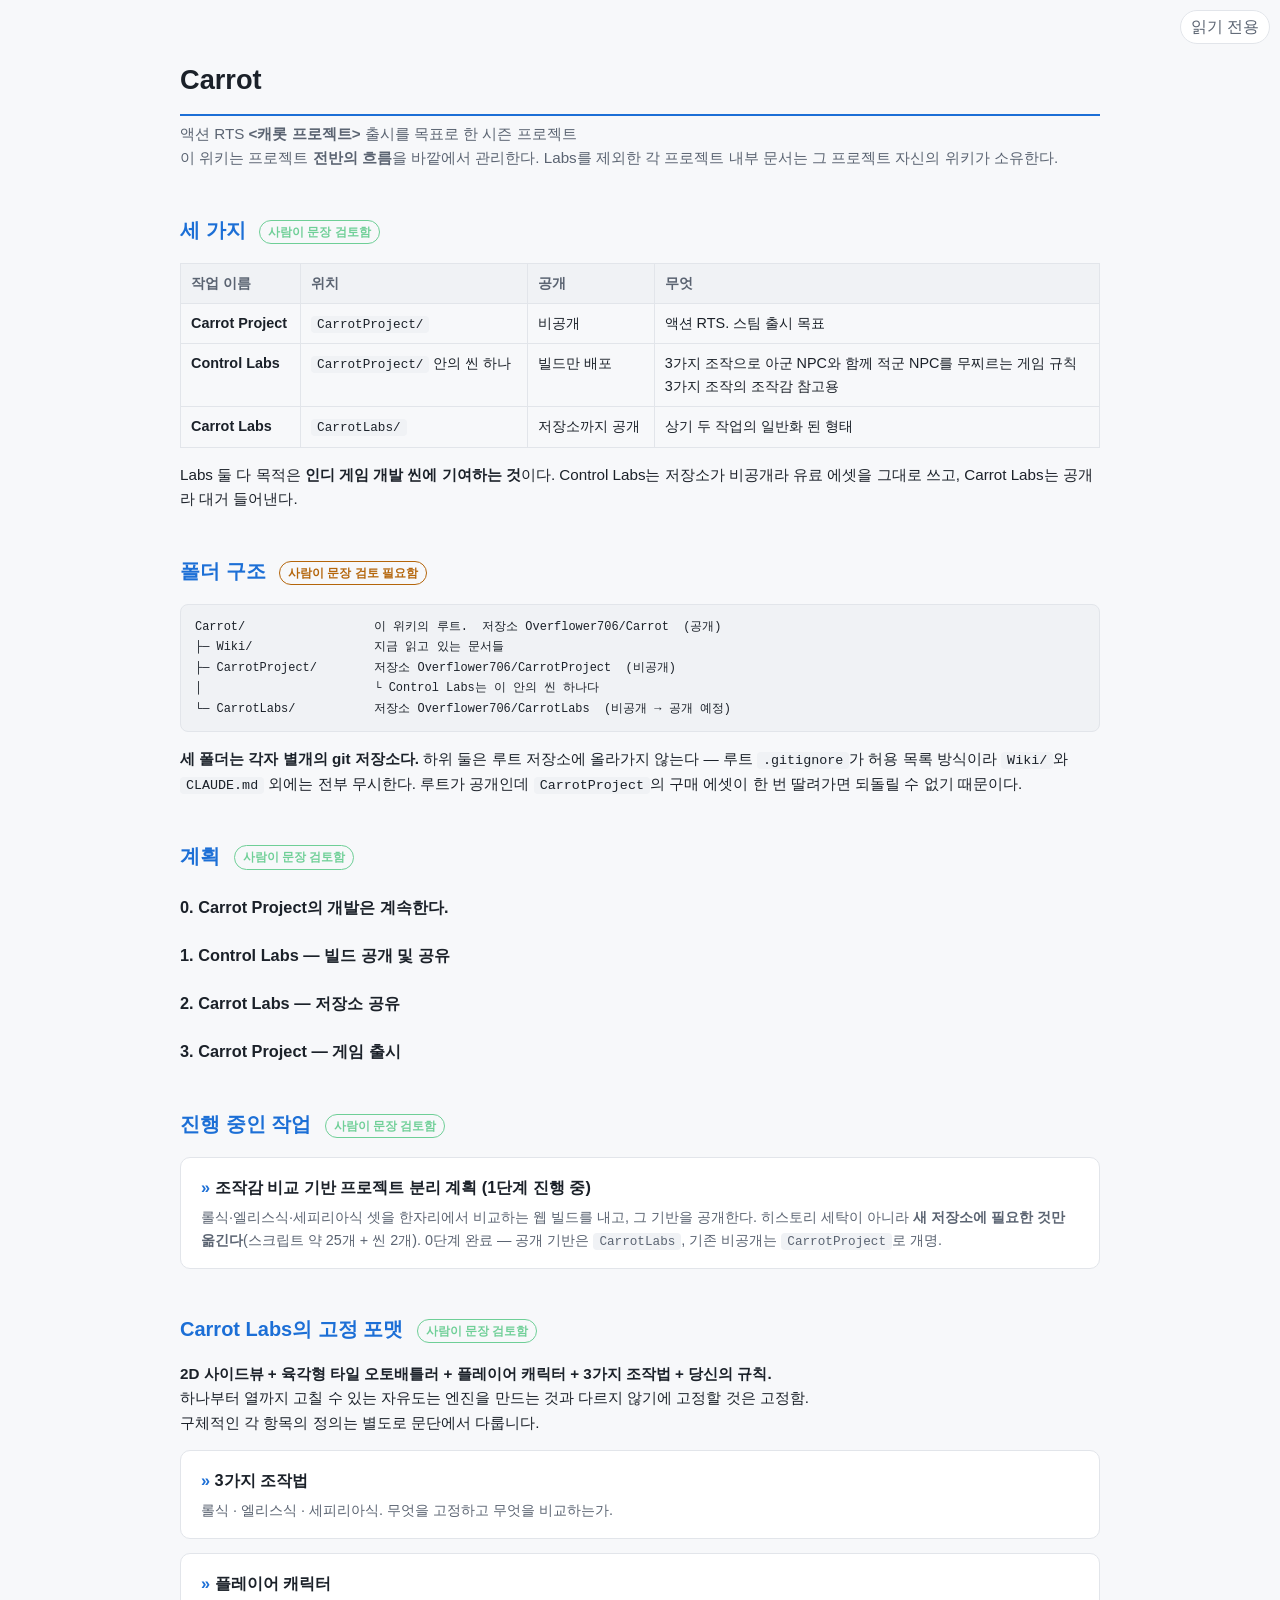
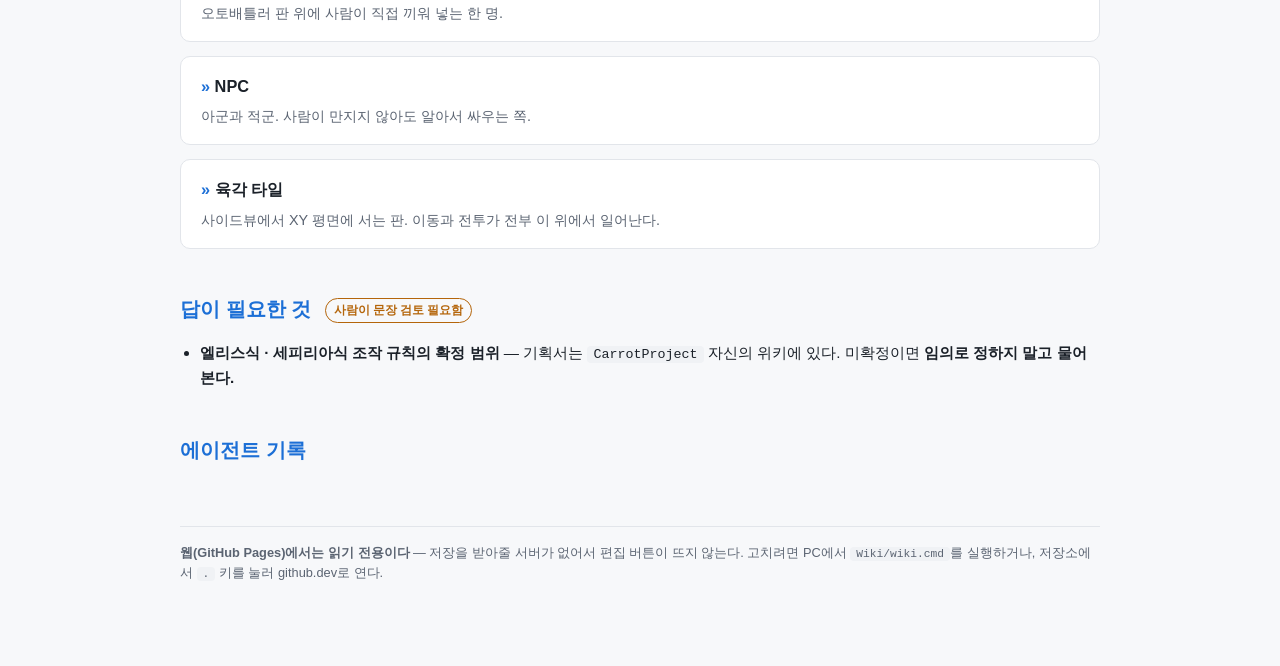
<file: Wiki/index.html>
<!DOCTYPE html>
<html lang="ko">
<head>
<meta charset="UTF-8">
<title>Carrot</title>
<link rel="stylesheet" href="wiki.css">
<script src="wiki-edit.js" defer></script>
</head>
<body>

<h1>Carrot</h1>
<div class="sub">액션 RTS <b>&lt;캐롯 프로젝트&gt;</b> 출시를 목표로 한 시즌 프로젝트<br>
이 위키는 프로젝트 <b>전반의 흐름</b>을 바깥에서 관리한다. Labs를 제외한 각 프로젝트 내부 문서는 그 프로젝트 자신의 위키가 소유한다.</div>

<h2>세 가지 <span class="tag t-ok"></span></h2>

<table>
<tr><th>작업 이름</th><th>위치</th><th>공개</th><th>무엇</th></tr>
<tr><td><b>Carrot Project</b></td><td><code>CarrotProject/</code></td><td>비공개</td>
    <td>액션 RTS. 스팀 출시 목표</td></tr>
<tr><td><b>Control Labs</b></td><td><code>CarrotProject/</code> 안의 씬 하나</td><td>빌드만 배포</td>
    <td>3가지 조작으로 아군 NPC와 함께 적군 NPC를 무찌르는 게임 규칙<br>3가지 조작의 조작감 참고용</td></tr>
<tr><td><b>Carrot Labs</b></td><td><code>CarrotLabs/</code></td><td>저장소까지 공개</td>
    <td>상기 두 작업의 일반화 된 형태</td></tr>
</table>

<p>Labs 둘 다 목적은 <b>인디 게임 개발 씬에 기여하는 것</b>이다.
Control Labs는 저장소가 비공개라 유료 에셋을 그대로 쓰고, Carrot Labs는 공개라 대거 들어낸다.</p>

<h2>폴더 구조 <span class="tag t-review"></span></h2>

<pre><code>Carrot/                  이 위키의 루트.  저장소 Overflower706/Carrot  (공개)
├─ Wiki/                 지금 읽고 있는 문서들
├─ CarrotProject/        저장소 Overflower706/CarrotProject  (비공개)
│                        └ Control Labs는 이 안의 씬 하나다
└─ CarrotLabs/           저장소 Overflower706/CarrotLabs  (비공개 → 공개 예정)</code></pre>

<p><b>세 폴더는 각자 별개의 git 저장소다.</b> 하위 둘은 루트 저장소에 올라가지 않는다 &mdash;
루트 <code>.gitignore</code>가 허용 목록 방식이라 <code>Wiki/</code>와 <code>CLAUDE.md</code> 외에는 전부 무시한다.
루트가 공개인데 <code>CarrotProject</code>의 구매 에셋이 한 번 딸려가면 되돌릴 수 없기 때문이다.</p>

<h2>계획 <span class="tag t-ok"></span></h2>

<h3>0. Carrot Project의 개발은 계속한다.</h3>

<h3>1. Control Labs — 빌드 공개 및 공유</h3>

<h3>2. Carrot Labs — 저장소 공유</h3>

<h3>3. Carrot Project — 게임 출시</h3>

<h2>진행 중인 작업 <span class="tag t-ok"></span></h2>

<a class="card" href="Plan.html">
  <div class="title">조작감 비교 기반 프로젝트 분리 계획 <b>(1단계 진행 중)</b></div>
  <div class="desc">롤식·엘리스식·세피리아식 셋을 한자리에서 비교하는 웹 빌드를 내고, 그 기반을 공개한다.
    히스토리 세탁이 아니라 <b>새 저장소에 필요한 것만 옮긴다</b>(스크립트 약 25개 + 씬 2개).
    0단계 완료 &mdash; 공개 기반은 <code>CarrotLabs</code>, 기존 비공개는 <code>CarrotProject</code>로 개명.</div>
</a>

<h2>Carrot Labs의 고정 포맷 <span class="tag t-ok"></span></h2>

<p><b>2D 사이드뷰 + 육각형 타일 오토배틀러 + 플레이어 캐릭터 + 3가지 조작법 + 당신의 규칙.</b><br>
하나부터 열까지 고칠 수 있는 자유도는 엔진을 만드는 것과 다르지 않기에 고정할 것은 고정함.<br>
구체적인 각 항목의 정의는 별도로 문단에서 다룹니다.</p>

<a class="card" href="Controls.html">
  <div class="title">3가지 조작법</div>
  <div class="desc">롤식 · 엘리스식 · 세피리아식. 무엇을 고정하고 무엇을 비교하는가.</div>
</a>

<a class="card" href="PlayerCharacter.html">
  <div class="title">플레이어 캐릭터</div>
  <div class="desc">오토배틀러 판 위에 사람이 직접 끼워 넣는 한 명.</div>
</a>

<a class="card" href="Npc.html">
  <div class="title">NPC</div>
  <div class="desc">아군과 적군. 사람이 만지지 않아도 알아서 싸우는 쪽.</div>
</a>

<a class="card" href="Tile.html">
  <div class="title">육각 타일</div>
  <div class="desc">사이드뷰에서 XY 평면에 서는 판. 이동과 전투가 전부 이 위에서 일어난다.</div>
</a>

<h2>답이 필요한 것 <span class="tag t-review"></span></h2>

<ul>
  <li><b>엘리스식 · 세피리아식 조작 규칙의 확정 범위</b> &mdash;
    기획서는 <code>CarrotProject</code> 자신의 위키에 있다. 미확정이면 <b>임의로 정하지 말고 물어본다.</b></li>
</ul>

<h2>에이전트 기록</h2>

<footer>
<b>웹(GitHub Pages)에서는 읽기 전용이다</b> &mdash; 저장을 받아줄 서버가 없어서 편집 버튼이 뜨지 않는다.
고치려면 PC에서 <code>Wiki/wiki.cmd</code>를 실행하거나, 저장소에서 <code>.</code> 키를 눌러 github.dev로 연다.
</footer>

</body>
</html>
</file>
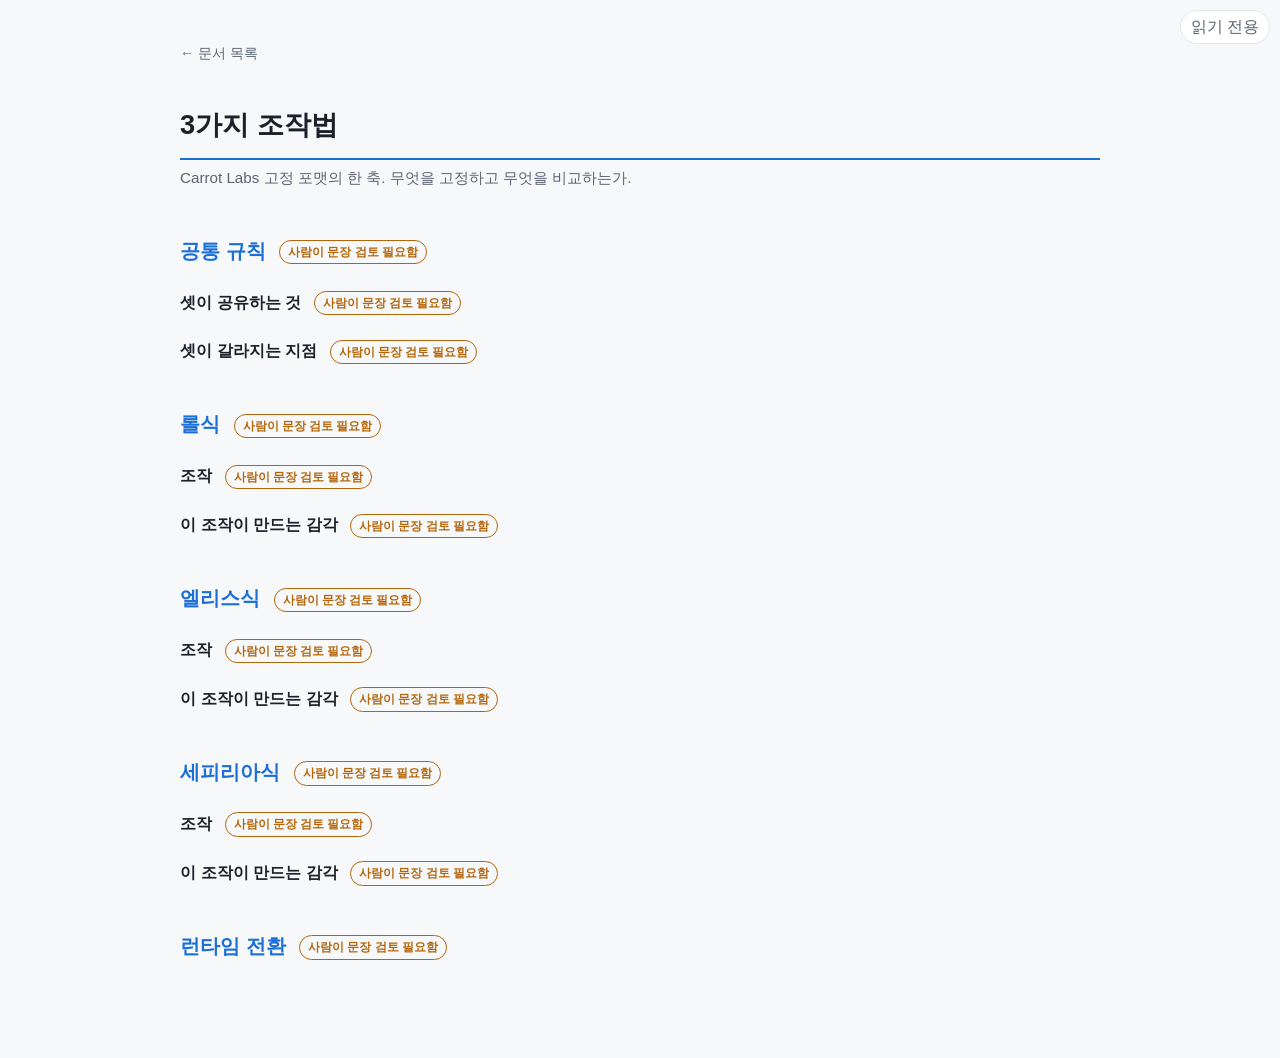
<file: Wiki/Controls.html>
<!doctype html>
<html lang="ko">
<head>
<meta charset="utf-8">
<title>3가지 조작법</title>
<link rel="stylesheet" href="wiki.css">
<script src="wiki-edit.js" defer></script>
</head>
<body>

<a class="backlink" href="index.html">← 문서 목록</a>

<h1>3가지 조작법</h1>
<div class="sub">Carrot Labs 고정 포맷의 한 축. 무엇을 고정하고 무엇을 비교하는가.</div>

<h2>공통 규칙 <span class="tag t-review"></span></h2>

<h3>셋이 공유하는 것 <span class="tag t-review"></span></h3>

<h3>셋이 갈라지는 지점 <span class="tag t-review"></span></h3>

<h2>롤식 <span class="tag t-review"></span></h2>

<h3>조작 <span class="tag t-review"></span></h3>

<h3>이 조작이 만드는 감각 <span class="tag t-review"></span></h3>

<h2>엘리스식 <span class="tag t-review"></span></h2>

<h3>조작 <span class="tag t-review"></span></h3>

<h3>이 조작이 만드는 감각 <span class="tag t-review"></span></h3>

<h2>세피리아식 <span class="tag t-review"></span></h2>

<h3>조작 <span class="tag t-review"></span></h3>

<h3>이 조작이 만드는 감각 <span class="tag t-review"></span></h3>

<h2>런타임 전환 <span class="tag t-review"></span></h2>

</body>
</html>
</file>
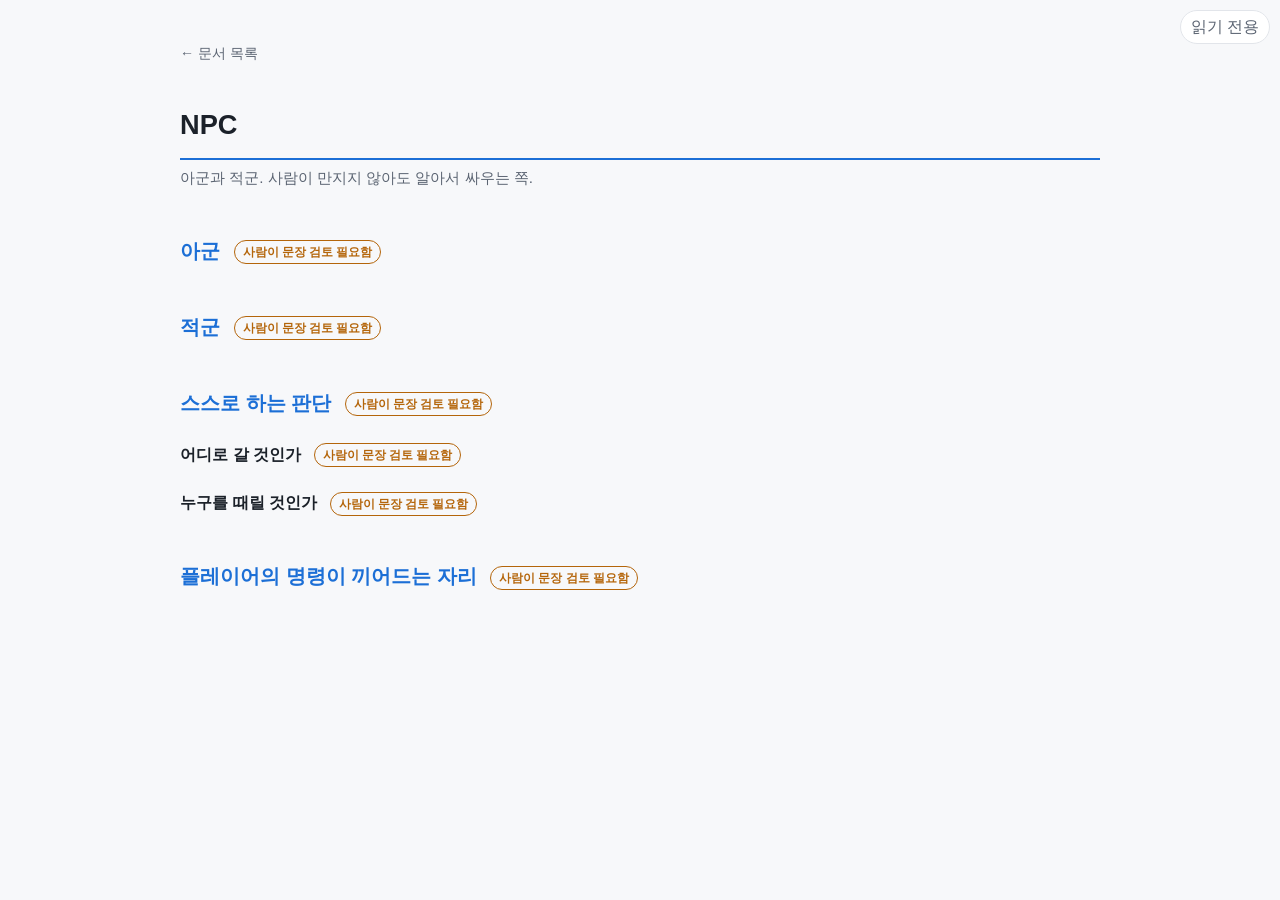
<file: Wiki/Npc.html>
<!doctype html>
<html lang="ko">
<head>
<meta charset="utf-8">
<title>NPC</title>
<link rel="stylesheet" href="wiki.css">
<script src="wiki-edit.js" defer></script>
</head>
<body>

<a class="backlink" href="index.html">← 문서 목록</a>

<h1>NPC</h1>
<div class="sub">아군과 적군. 사람이 만지지 않아도 알아서 싸우는 쪽.</div>

<h2>아군 <span class="tag t-review"></span></h2>

<h2>적군 <span class="tag t-review"></span></h2>

<h2>스스로 하는 판단 <span class="tag t-review"></span></h2>

<h3>어디로 갈 것인가 <span class="tag t-review"></span></h3>

<h3>누구를 때릴 것인가 <span class="tag t-review"></span></h3>

<h2>플레이어의 명령이 끼어드는 자리 <span class="tag t-review"></span></h2>

</body>
</html>
</file>
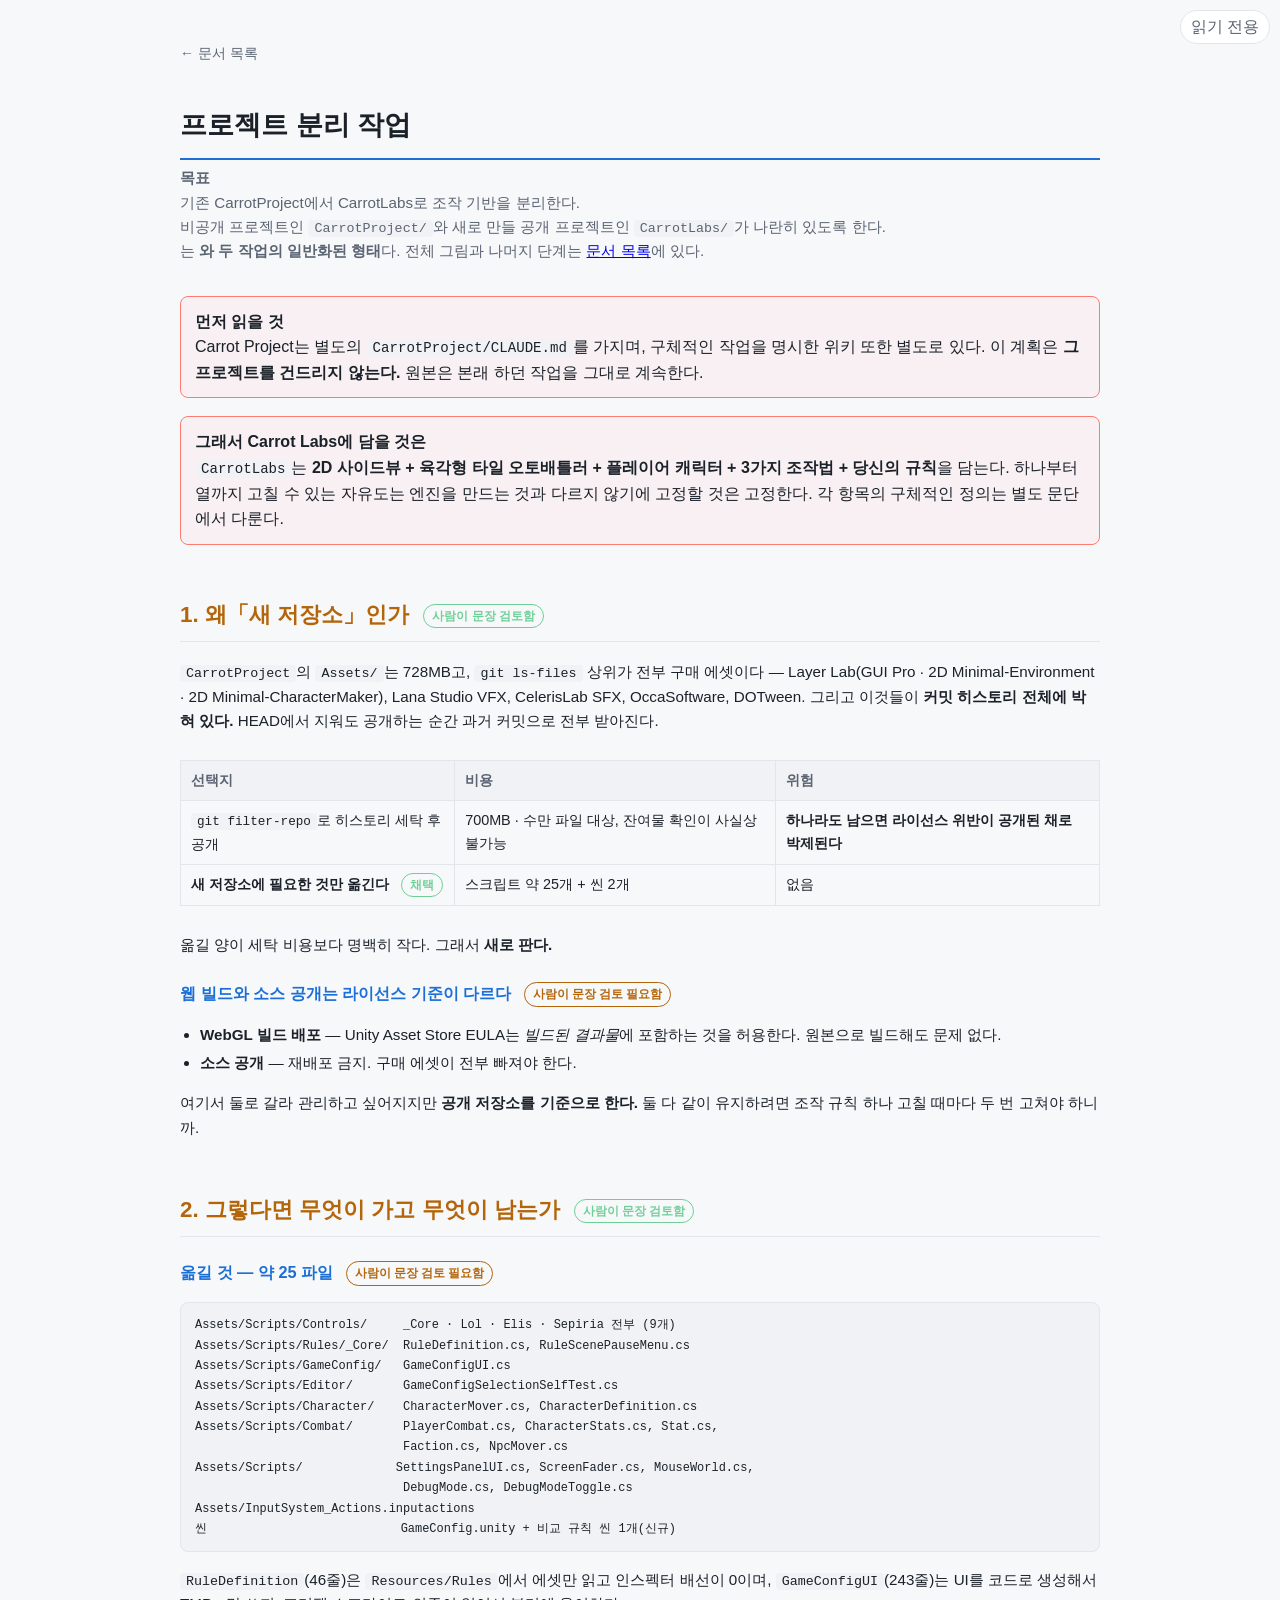
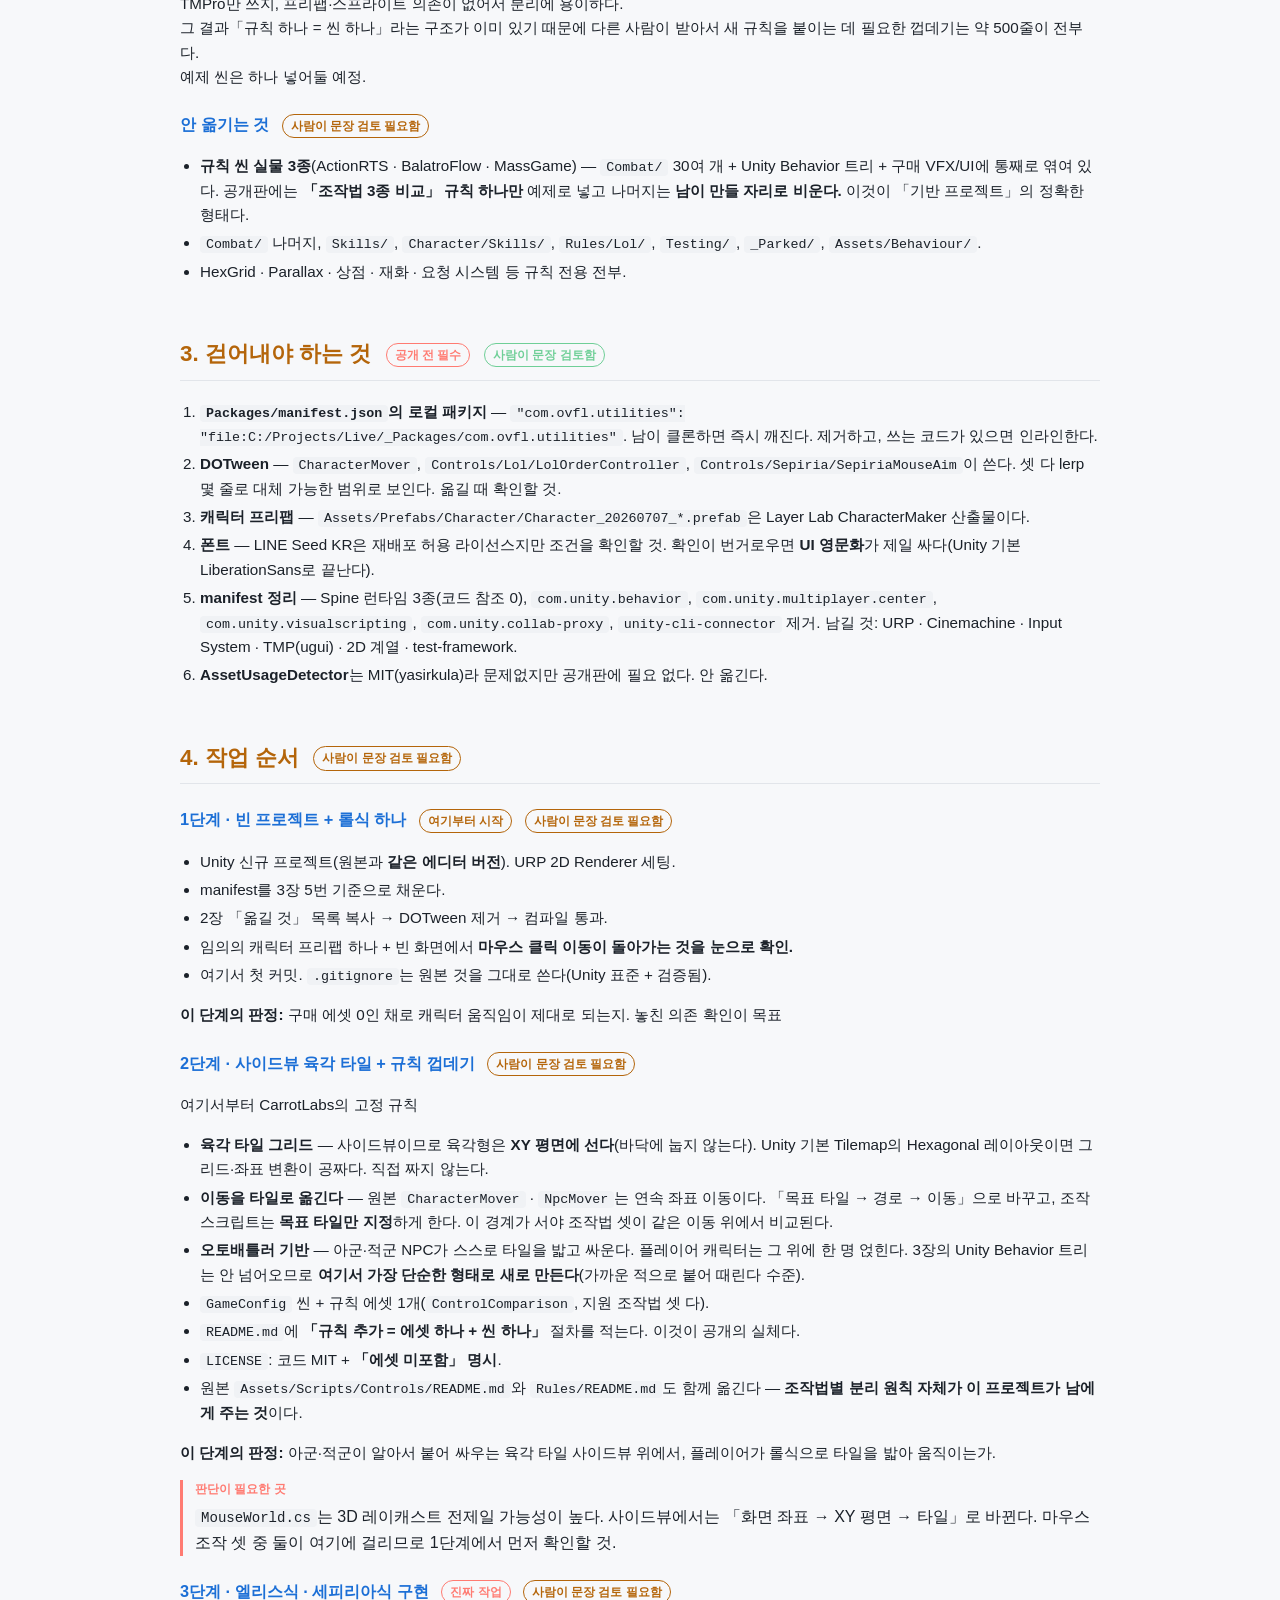
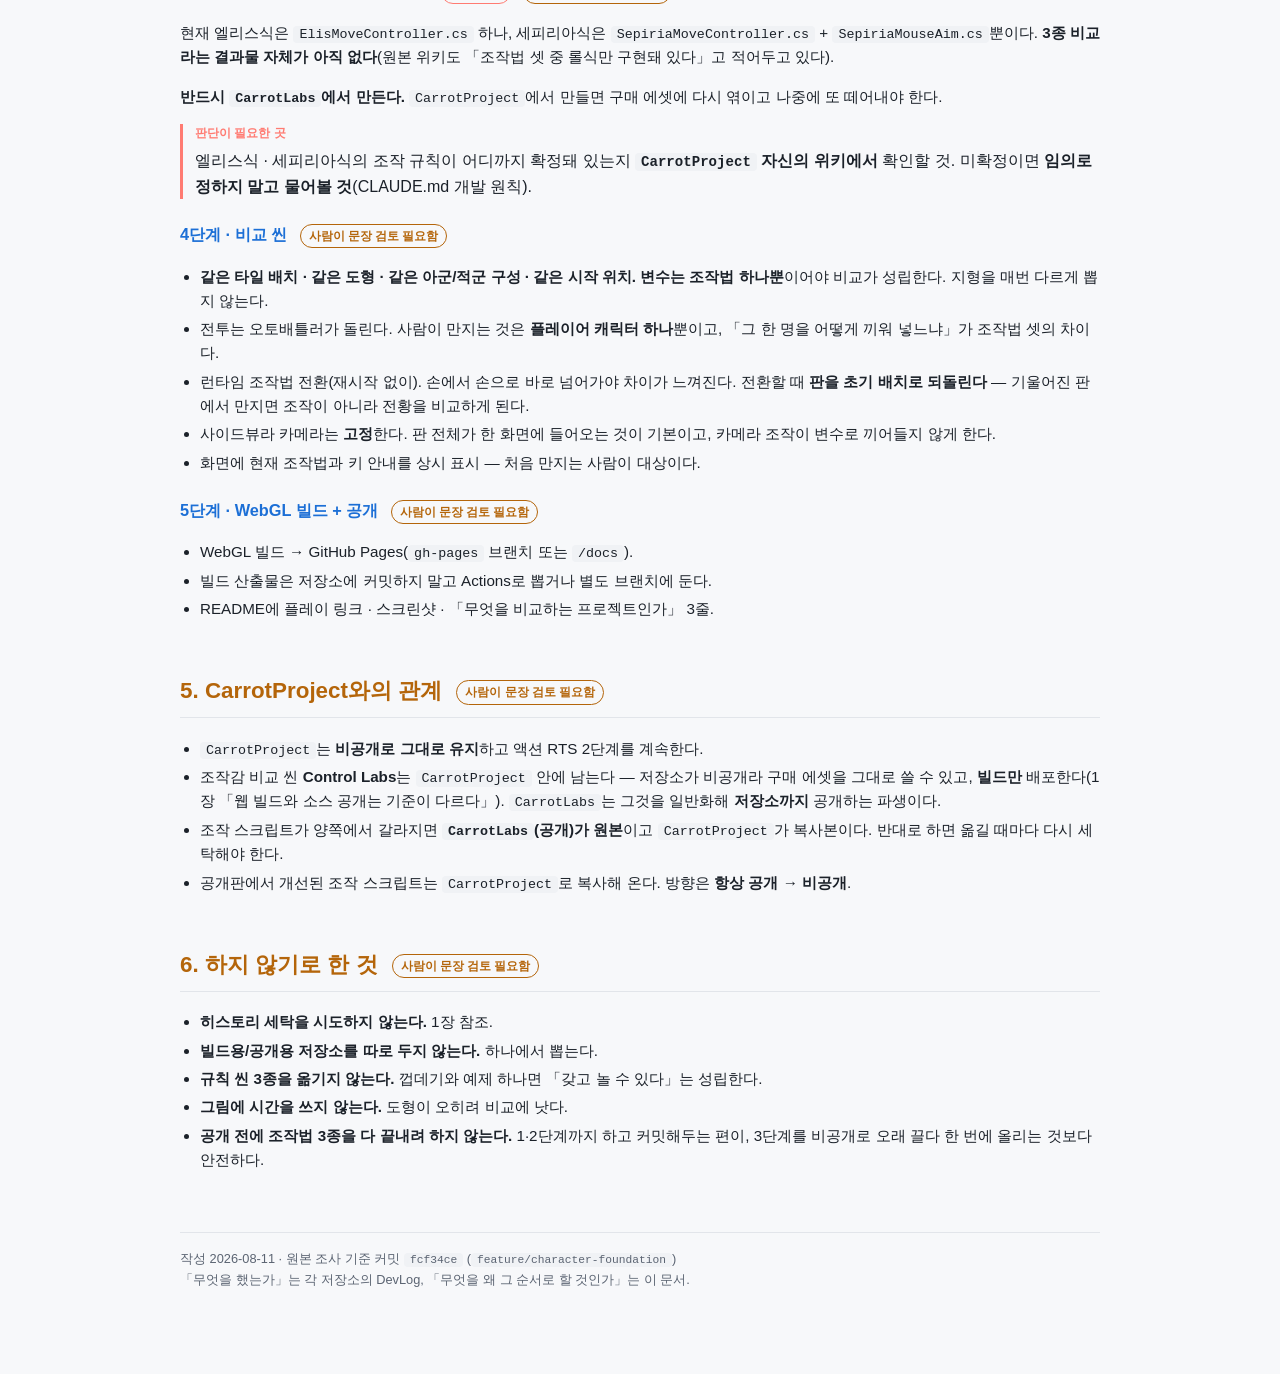
<file: Wiki/Plan.html>
<!doctype html>
<html lang="ko">
<head>
<meta charset="utf-8">
<title>조작감 비교 기반 프로젝트 분리 계획</title>
<link rel="stylesheet" href="wiki.css">
<script src="wiki-edit.js" defer></script>
<style>
h2{ font-size:1.4rem; margin-top:52px; color:var(--accent2); border-bottom:1px solid var(--line); padding-bottom:8px;}
h3{ color:var(--accent);}
.tblwrap{ overflow-x:auto; }
.q{ border-left:3px solid #ff7b72; padding-left:12px; margin:12px 0; }
.q::before{ content:"판단이 필요한 곳"; display:block; font-size:0.78rem; font-weight:700; color:#ff7b72; margin-bottom:4px;}
.warn{ border:1px solid #ff7b72; border-radius:8px; padding:12px 14px; margin:18px 0; background:rgba(255,123,114,0.06);}
</style>
</head>
<body>

<a class="backlink" href="index.html">← 문서 목록</a>

<h1>프로젝트 분리 작업</h1>
<div class="sub">
<b>목표</b><br>
기존 CarrotProject에서 CarrotLabs로 조작 기반을 분리한다.<br>
비공개 프로젝트인 <code>CarrotProject/</code>와 새로 만들 공개 프로젝트인 <code>CarrotLabs/</code>가 나란히 있도록 한다.<br>
<Carrot Labs>는 <b><Carrot Project>와 <Control Labs> 두 작업의 일반화된 형태</b>다.
전체 그림과 나머지 단계는 <a href="index.html">문서 목록</a>에 있다.
</div>

<div class="warn">
<b>먼저 읽을 것</b><br>
Carrot Project는 별도의 <code>CarrotProject/CLAUDE.md</code>를 가지며, 구체적인 작업을 명시한 위키 또한 별도로 있다.
이 계획은 <b>그 프로젝트를 건드리지 않는다.</b> 원본은 본래 하던 작업을 그대로 계속한다.
</div>

<div class="warn">
<b>그래서 Carrot Labs에 담을 것은</b><br>
<code>CarrotLabs</code>는 <b>2D 사이드뷰 + 육각형 타일 오토배틀러 +
플레이어 캐릭터 + 3가지 조작법 + 당신의 규칙</b>을 담는다.
하나부터 열까지 고칠 수 있는 자유도는 엔진을 만드는 것과 다르지 않기에 고정할 것은 고정한다.
각 항목의 구체적인 정의는 별도 문단에서 다룬다.
</div>

<h2>1. 왜「새 저장소」인가 <span class="tag t-ok"></span></h2>

<p>
<code>CarrotProject</code>의 <code>Assets/</code>는 728MB고, <code>git ls-files</code> 상위가 전부 구매 에셋이다 &mdash;
Layer Lab(GUI Pro · 2D Minimal-Environment · 2D Minimal-CharacterMaker), Lana Studio VFX,
CelerisLab SFX, OccaSoftware, DOTween. 그리고 이것들이 <b>커밋 히스토리 전체에 박혀 있다.</b>
HEAD에서 지워도 공개하는 순간 과거 커밋으로 전부 받아진다.
</p>

<div class="tblwrap">
<table>
<tr><th>선택지</th><th>비용</th><th>위험</th></tr>
<tr><td><code>git filter-repo</code>로 히스토리 세탁 후 공개</td>
    <td>700MB · 수만 파일 대상, 잔여물 확인이 사실상 불가능</td>
    <td><b>하나라도 남으면 라이선스 위반이 공개된 채로 박제된다</b></td></tr>
<tr><td><b>새 저장소에 필요한 것만 옮긴다</b> <span class="tag t-now">채택</span></td>
    <td>스크립트 약 25개 + 씬 2개</td>
    <td>없음</td></tr>
</table>
</div>

<p>
옮길 양이 세탁 비용보다 명백히 작다. 그래서 <b>새로 판다.</b>
</p>

<h3>웹 빌드와 소스 공개는 라이선스 기준이 다르다 <span class="tag t-review"></span></h3>
<ul>
<li><b>WebGL 빌드 배포</b> &mdash; Unity Asset Store EULA는 <i>빌드된 결과물</i>에 포함하는 것을 허용한다. 원본으로 빌드해도 문제 없다.</li>
<li><b>소스 공개</b> &mdash; 재배포 금지. 구매 에셋이 전부 빠져야 한다.</li>
</ul>
<p>
여기서 둘로 갈라 관리하고 싶어지지만 <b>공개 저장소를 기준으로 한다.</b>
둘 다 같이 유지하려면 조작 규칙 하나 고칠 때마다 두 번 고쳐야 하니까.
</p>

<h2>2. 그렇다면 무엇이 가고 무엇이 남는가 <span class="tag t-ok"></span></h2>

<h3>옮길 것 &mdash; 약 25 파일 <span class="tag t-review"></span></h3>
<pre><code>Assets/Scripts/Controls/     _Core · Lol · Elis · Sepiria 전부 (9개)
Assets/Scripts/Rules/_Core/  RuleDefinition.cs, RuleScenePauseMenu.cs
Assets/Scripts/GameConfig/   GameConfigUI.cs
Assets/Scripts/Editor/       GameConfigSelectionSelfTest.cs
Assets/Scripts/Character/    CharacterMover.cs, CharacterDefinition.cs
Assets/Scripts/Combat/       PlayerCombat.cs, CharacterStats.cs, Stat.cs,
                             Faction.cs, NpcMover.cs
Assets/Scripts/             SettingsPanelUI.cs, ScreenFader.cs, MouseWorld.cs,
                             DebugMode.cs, DebugModeToggle.cs
Assets/InputSystem_Actions.inputactions
씬                           GameConfig.unity + 비교 규칙 씬 1개(신규)</code></pre>

<p>
<code>RuleDefinition</code>(46줄)은 <code>Resources/Rules</code>에서 에셋만 읽고 인스펙터 배선이 0이며, <code>GameConfigUI</code>(243줄)는 UI를 코드로 생성해서 TMPro만 쓰지,
프리팹·스프라이트 의존이 없어서 분리에 용이하다.<br>
그 결과「규칙 하나 = 씬 하나」라는 구조가 이미 있기 때문에 다른 사람이 받아서 새 규칙을 붙이는 데 필요한 껍데기는 약 500줄이 전부다.<br>
예제 씬은 하나 넣어둘 예정.
</p>

<h3>안 옮기는 것 <span class="tag t-review"></span></h3>
<ul>
<li><b>규칙 씬 실물 3종</b>(ActionRTS · BalatroFlow · MassGame) &mdash;
  <code>Combat/</code> 30여 개 + Unity Behavior 트리 + 구매 VFX/UI에 통째로 엮여 있다.
  공개판에는 <b>「조작법 3종 비교」 규칙 하나만</b> 예제로 넣고 나머지는 <b>남이 만들 자리로 비운다.</b>
  이것이 「기반 프로젝트」의 정확한 형태다.</li>
<li><code>Combat/</code> 나머지, <code>Skills/</code>, <code>Character/Skills/</code>,
  <code>Rules/Lol/</code>, <code>Testing/</code>, <code>_Parked/</code>, <code>Assets/Behaviour/</code>.</li>
<li>HexGrid · Parallax · 상점 · 재화 · 요청 시스템 등 규칙 전용 전부.</li>
</ul>

<h2>3. 걷어내야 하는 것 <span class="tag t-block">공개 전 필수</span> <span class="tag t-ok"></span></h2>

<ol>
<li><b><code>Packages/manifest.json</code>의 로컬 패키지</b> &mdash;
  <code>"com.ovfl.utilities": "file:C:/Projects/Live/_Packages/com.ovfl.utilities"</code>.
  남이 클론하면 즉시 깨진다. 제거하고, 쓰는 코드가 있으면 인라인한다.</li>
<li><b>DOTween</b> &mdash; <code>CharacterMover</code>, <code>Controls/Lol/LolOrderController</code>,
  <code>Controls/Sepiria/SepiriaMouseAim</code>이 쓴다. 셋 다 lerp 몇 줄로 대체 가능한 범위로 보인다.
  옮길 때 확인할 것.</li>
<li><b>캐릭터 프리팹</b> &mdash; <code>Assets/Prefabs/Character/Character_20260707_*.prefab</code>은
  Layer Lab CharacterMaker 산출물이다.
<li><b>폰트</b> &mdash; LINE Seed KR은 재배포 허용 라이선스지만 조건을 확인할 것.
  확인이 번거로우면 <b>UI 영문화</b>가 제일 싸다(Unity 기본 LiberationSans로 끝난다).</li>
<li><b>manifest 정리</b> &mdash; Spine 런타임 3종(코드 참조 0), <code>com.unity.behavior</code>,
  <code>com.unity.multiplayer.center</code>, <code>com.unity.visualscripting</code>,
  <code>com.unity.collab-proxy</code>, <code>unity-cli-connector</code> 제거.
  남길 것: URP · Cinemachine · Input System · TMP(ugui) · 2D 계열 · test-framework.</li>
<li><b>AssetUsageDetector</b>는 MIT(yasirkula)라 문제없지만 공개판에 필요 없다. 안 옮긴다.</li>
</ol>

<h2>4. 작업 순서 <span class="tag t-review"></span></h2>

<h3>1단계 · 빈 프로젝트 + 롤식 하나 <span class="tag t-next">여기부터 시작</span> <span class="tag t-review"></span></h3>
<ul>
<li>Unity 신규 프로젝트(원본과 <b>같은 에디터 버전</b>). URP 2D Renderer 세팅.</li>
<li>manifest를 3장 5번 기준으로 채운다.</li>
<li>2장 「옮길 것」 목록 복사 → DOTween 제거 → 컴파일 통과.</li>
<li>임의의 캐릭터 프리팹 하나 + 빈 화면에서 <b>마우스 클릭 이동이 돌아가는 것을 눈으로 확인.</b></li>
<li>여기서 첫 커밋. <code>.gitignore</code>는 원본 것을 그대로 쓴다(Unity 표준 + 검증됨).</li>
</ul>
<p><b>이 단계의 판정:</b> 구매 에셋 0인 채로 캐릭터 움직임이 제대로 되는지. 놓친 의존 확인이 목표</p>

<h3>2단계 · 사이드뷰 육각 타일 + 규칙 껍데기 <span class="tag t-review"></span></h3>
<p>
여기서부터 CarrotLabs의 고정 규칙
</p>
<ul>
<li><b>육각 타일 그리드</b> &mdash; 사이드뷰이므로 육각형은 <b>XY 평면에 선다</b>(바닥에 눕지 않는다).
  Unity 기본 Tilemap의 Hexagonal 레이아웃이면 그리드·좌표 변환이 공짜다. 직접 짜지 않는다.</li>
<li><b>이동을 타일로 옮긴다</b> &mdash; 원본 <code>CharacterMover</code> · <code>NpcMover</code>는 연속 좌표 이동이다.
  「목표 타일 → 경로 → 이동」으로 바꾸고, 조작 스크립트는 <b>목표 타일만 지정</b>하게 한다.
  이 경계가 서야 조작법 셋이 같은 이동 위에서 비교된다.</li>
<li><b>오토배틀러 기반</b> &mdash; 아군·적군 NPC가 스스로 타일을 밟고 싸운다.
  플레이어 캐릭터는 그 위에 한 명 얹힌다. 3장의 Unity Behavior 트리는 안 넘어오므로
  <b>여기서 가장 단순한 형태로 새로 만든다</b>(가까운 적으로 붙어 때린다 수준).</li>
<li><code>GameConfig</code> 씬 + 규칙 에셋 1개(<code>ControlComparison</code>, 지원 조작법 셋 다).</li>
<li><code>README.md</code>에 <b>「규칙 추가 = 에셋 하나 + 씬 하나」</b> 절차를 적는다. 이것이 공개의 실체다.</li>
<li><code>LICENSE</code>: 코드 MIT + <b>「에셋 미포함」 명시</b>.</li>
<li>원본 <code>Assets/Scripts/Controls/README.md</code>와 <code>Rules/README.md</code>도 함께 옮긴다 &mdash;
  <b>조작법별 분리 원칙 자체가 이 프로젝트가 남에게 주는 것</b>이다.</li>
</ul>
<p><b>이 단계의 판정:</b> 아군·적군이 알아서 붙어 싸우는 육각 타일 사이드뷰 위에서,
플레이어가 롤식으로 타일을 밟아 움직이는가.</p>
<div class="q">
<code>MouseWorld.cs</code>는 3D 레이캐스트 전제일 가능성이 높다. 사이드뷰에서는
「화면 좌표 → XY 평면 → 타일」로 바뀐다. 마우스 조작 셋 중 둘이 여기에 걸리므로 1단계에서 먼저 확인할 것.
</div>

<h3>3단계 · 엘리스식 · 세피리아식 구현 <span class="tag t-block">진짜 작업</span> <span class="tag t-review"></span></h3>
<p>
현재 엘리스식은 <code>ElisMoveController.cs</code> 하나, 세피리아식은
<code>SepiriaMoveController.cs</code> + <code>SepiriaMouseAim.cs</code>뿐이다.
<b>3종 비교라는 결과물 자체가 아직 없다</b>(원본 위키도 「조작법 셋 중 롤식만 구현돼 있다」고 적어두고 있다).
</p>
<p>
<b>반드시 <code>CarrotLabs</code>에서 만든다.</b> <code>CarrotProject</code>에서 만들면 구매 에셋에 다시 엮이고 나중에 또 떼어내야 한다.
</p>
<div class="q">
엘리스식 · 세피리아식의 조작 규칙이 어디까지 확정돼 있는지 <b><code>CarrotProject</code> 자신의 위키에서</b> 확인할 것.
미확정이면 <b>임의로 정하지 말고 물어볼 것</b>(CLAUDE.md 개발 원칙).
</div>

<h3>4단계 · 비교 씬 <span class="tag t-review"></span></h3>
<ul>
<li><b>같은 타일 배치 · 같은 도형 · 같은 아군/적군 구성 · 같은 시작 위치.</b>
  <b>변수는 조작법 하나뿐</b>이어야 비교가 성립한다. 지형을 매번 다르게 뽑지 않는다.</li>
<li>전투는 오토배틀러가 돌린다. 사람이 만지는 것은 <b>플레이어 캐릭터 하나</b>뿐이고,
  「그 한 명을 어떻게 끼워 넣느냐」가 조작법 셋의 차이다.</li>
<li>런타임 조작법 전환(재시작 없이). 손에서 손으로 바로 넘어가야 차이가 느껴진다.
  전환할 때 <b>판을 초기 배치로 되돌린다</b> &mdash; 기울어진 판에서 만지면 조작이 아니라 전황을 비교하게 된다.</li>
<li>사이드뷰라 카메라는 <b>고정</b>한다. 판 전체가 한 화면에 들어오는 것이 기본이고,
  카메라 조작이 변수로 끼어들지 않게 한다.</li>
<li>화면에 현재 조작법과 키 안내를 상시 표시 &mdash; 처음 만지는 사람이 대상이다.</li>
</ul>

<h3>5단계 · WebGL 빌드 + 공개 <span class="tag t-review"></span></h3>
<ul>
<li>WebGL 빌드 → GitHub Pages(<code>gh-pages</code> 브랜치 또는 <code>/docs</code>).</li>
<li>빌드 산출물은 저장소에 커밋하지 말고 Actions로 뽑거나 별도 브랜치에 둔다.</li>
<li>README에 플레이 링크 · 스크린샷 · 「무엇을 비교하는 프로젝트인가」 3줄.</li>
</ul>

<h2>5. CarrotProject와의 관계 <span class="tag t-review"></span></h2>
<ul>
<li><code>CarrotProject</code>는 <b>비공개로 그대로 유지</b>하고 액션 RTS 2단계를 계속한다.</li>
<li>조작감 비교 씬 <b>Control Labs</b>는 <code>CarrotProject</code> 안에 남는다 &mdash;
  저장소가 비공개라 구매 에셋을 그대로 쓸 수 있고, <b>빌드만</b> 배포한다(1장 「웹 빌드와 소스 공개는 기준이 다르다」).
  <code>CarrotLabs</code>는 그것을 일반화해 <b>저장소까지</b> 공개하는 파생이다.</li>
<li>조작 스크립트가 양쪽에서 갈라지면 <b><code>CarrotLabs</code>(공개)가 원본</b>이고 <code>CarrotProject</code>가 복사본이다.
  반대로 하면 옮길 때마다 다시 세탁해야 한다.</li>
<li>공개판에서 개선된 조작 스크립트는 <code>CarrotProject</code>로 복사해 온다. 방향은 <b>항상 공개 → 비공개</b>.</li>
</ul>

<h2>6. 하지 않기로 한 것 <span class="tag t-review"></span></h2>
<ul>
<li><b>히스토리 세탁을 시도하지 않는다.</b> 1장 참조.</li>
<li><b>빌드용/공개용 저장소를 따로 두지 않는다.</b> 하나에서 뽑는다.</li>
<li><b>규칙 씬 3종을 옮기지 않는다.</b> 껍데기와 예제 하나면 「갖고 놀 수 있다」는 성립한다.</li>
<li><b>그림에 시간을 쓰지 않는다.</b> 도형이 오히려 비교에 낫다.</li>
<li><b>공개 전에 조작법 3종을 다 끝내려 하지 않는다.</b> 1·2단계까지 하고 커밋해두는 편이,
  3단계를 비공개로 오래 끌다 한 번에 올리는 것보다 안전하다.</li>
</ul>

<footer>
작성 2026-08-11 · 원본 조사 기준 커밋 <code>fcf34ce</code> (<code>feature/character-foundation</code>)<br>
「무엇을 했는가」는 각 저장소의 DevLog, 「무엇을 왜 그 순서로 할 것인가」는 이 문서.
</footer>

</body>
</html>
</file>
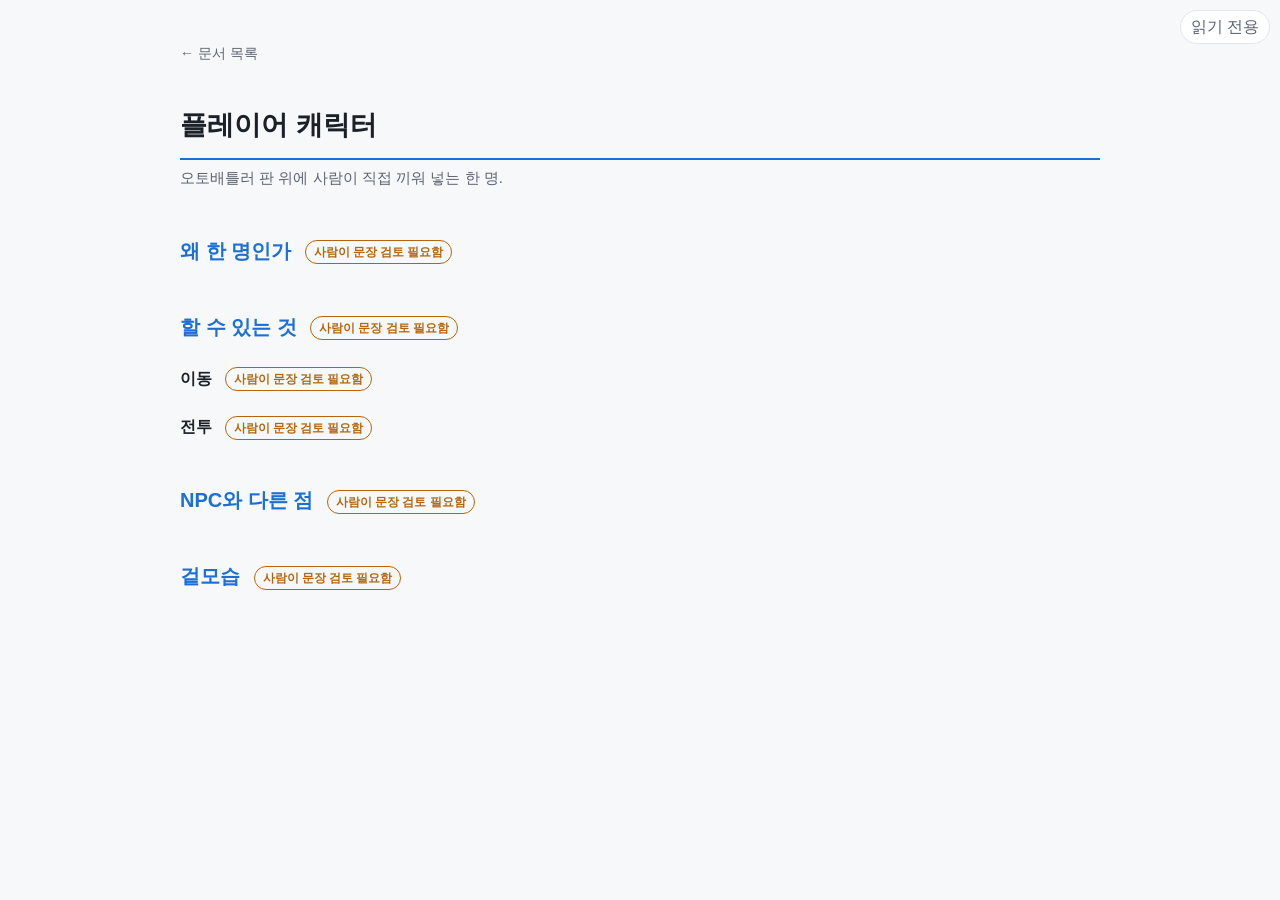
<file: Wiki/PlayerCharacter.html>
<!doctype html>
<html lang="ko">
<head>
<meta charset="utf-8">
<title>플레이어 캐릭터</title>
<link rel="stylesheet" href="wiki.css">
<script src="wiki-edit.js" defer></script>
</head>
<body>

<a class="backlink" href="index.html">← 문서 목록</a>

<h1>플레이어 캐릭터</h1>
<div class="sub">오토배틀러 판 위에 사람이 직접 끼워 넣는 한 명.</div>

<h2>왜 한 명인가 <span class="tag t-review"></span></h2>

<h2>할 수 있는 것 <span class="tag t-review"></span></h2>

<h3>이동 <span class="tag t-review"></span></h3>

<h3>전투 <span class="tag t-review"></span></h3>

<h2>NPC와 다른 점 <span class="tag t-review"></span></h2>

<h2>겉모습 <span class="tag t-review"></span></h2>

</body>
</html>
</file>
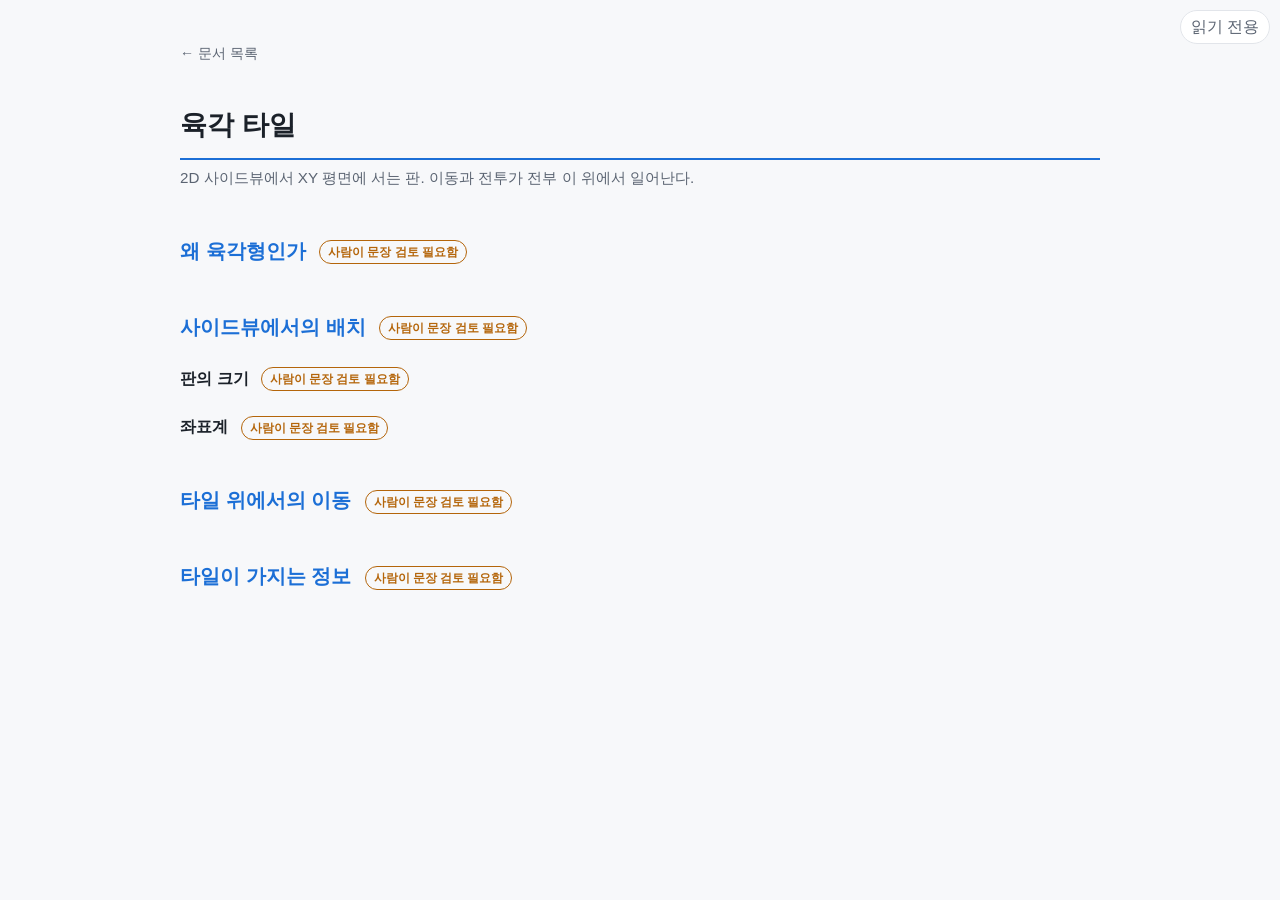
<file: Wiki/Tile.html>
<!doctype html>
<html lang="ko">
<head>
<meta charset="utf-8">
<title>육각 타일</title>
<link rel="stylesheet" href="wiki.css">
<script src="wiki-edit.js" defer></script>
</head>
<body>

<a class="backlink" href="index.html">← 문서 목록</a>

<h1>육각 타일</h1>
<div class="sub">2D 사이드뷰에서 XY 평면에 서는 판. 이동과 전투가 전부 이 위에서 일어난다.</div>

<h2>왜 육각형인가 <span class="tag t-review"></span></h2>

<h2>사이드뷰에서의 배치 <span class="tag t-review"></span></h2>

<h3>판의 크기 <span class="tag t-review"></span></h3>

<h3>좌표계 <span class="tag t-review"></span></h3>

<h2>타일 위에서의 이동 <span class="tag t-review"></span></h2>

<h2>타일이 가지는 정보 <span class="tag t-review"></span></h2>

</body>
</html>
</file>
<file: Wiki/wiki.css>
:root{
  --bg:#0f1216; --panel:#171b21; --text:#e6e9ee; --muted:#93a0b3;
  --accent:#7cc6ff; --accent2:#ffb86b; --line:#2a303a; --code:#1d232b;
}
@media (prefers-color-scheme: light){
  :root{ --bg:#f7f8fa; --panel:#ffffff; --text:#1b2129; --muted:#5b6472;
    --accent:#1c6fd6; --accent2:#b4650a; --line:#e2e5ea; --code:#f0f2f5; }
}
:root[data-theme="dark"]{
  --bg:#0f1216; --panel:#171b21; --text:#e6e9ee; --muted:#93a0b3;
  --accent:#7cc6ff; --accent2:#ffb86b; --line:#2a303a; --code:#1d232b;
}
:root[data-theme="light"]{
  --bg:#f7f8fa; --panel:#ffffff; --text:#1b2129; --muted:#5b6472;
  --accent:#1c6fd6; --accent2:#b4650a; --line:#e2e5ea; --code:#f0f2f5;
}
body{ background:var(--bg); color:var(--text); font-family:-apple-system,"Segoe UI",Pretendard,sans-serif;
  line-height:1.6; max-width:920px; margin:0 auto; padding:40px 24px 80px; }
h1{ font-size:1.7rem; border-bottom:2px solid var(--accent); padding-bottom:12px; margin-bottom:6px;}
.sub{ color:var(--muted); margin-bottom:32px; font-size:0.95rem;}
h2{ font-size:1.25rem; margin-top:44px; color:var(--accent); }
h3{ font-size:1.02rem; margin-top:22px; color:var(--text);}
p, li{ font-size:0.95rem; }
.card{ background:var(--panel); border:1px solid var(--line); border-radius:10px; padding:18px 22px; margin:14px 0;}
code, .code{ background:var(--code); border-radius:4px; padding:1px 6px; font-family:"SF Mono",Consolas,monospace; font-size:0.88em;}
table{ border-collapse:collapse; width:100%; margin:12px 0; font-size:0.9rem;}
th,td{ border:1px solid var(--line); padding:8px 10px; text-align:left; vertical-align:top;}
th{ background:var(--code); color:var(--muted); font-weight:600;}
ul,ol{ padding-left:20px;} li{ margin:4px 0;}
footer{ margin-top:60px; color:var(--muted); font-size:0.8rem; border-top:1px solid var(--line); padding-top:16px;}
.backlink{ display:inline-block; margin-bottom:20px; color:var(--muted); text-decoration:none; font-size:0.88rem;}
.backlink:hover{ color:var(--accent); }

/* wiki-edit.js 전용 (인라인 편집기) */
dialog.wiki-editor menu button{ background:var(--panel); color:var(--text);
  border:1px solid var(--line); border-radius:6px; padding:6px 12px; font-size:0.85rem;
  font-family:inherit; cursor:pointer; }
dialog.wiki-editor menu button:hover{ border-color:var(--accent); color:var(--accent); }
h1 > .wiki-editsec{ float:right; margin-top:0.35em; }
.wiki-editsec{ margin-left:8px; vertical-align:middle; background:none; border:none; padding:0;
  color:var(--muted); font-family:inherit; font-size:0.72rem; cursor:pointer; opacity:.55; transition:opacity .12s; }
h1:hover > .wiki-editsec, h2:hover > .wiki-editsec, h3:hover > .wiki-editsec,
.wiki-editsec:hover, .wiki-editsec:focus{ opacity:1; color:var(--accent); }
dialog.wiki-editor{ width:min(1100px,92vw); height:88vh; padding:0; background:var(--panel); color:var(--text);
  border:1px solid var(--line); border-radius:10px; }
dialog.wiki-editor::backdrop{ background:rgba(0,0,0,.55); }
dialog.wiki-editor form{ display:flex; flex-direction:column; height:100%; padding:16px 18px; box-sizing:border-box; }
dialog.wiki-editor h3{ margin:0 0 10px; font-size:0.95rem; color:var(--accent); }
dialog.wiki-editor textarea{ flex:1; width:100%; box-sizing:border-box; resize:none; padding:12px;
  background:var(--code); color:var(--text); border:1px solid var(--line); border-radius:6px;
  font-family:"SF Mono",Consolas,monospace; font-size:0.82rem; line-height:1.5; tab-size:2; white-space:pre; }
dialog.wiki-editor menu{ display:flex; gap:8px; justify-content:flex-end; margin:12px 0 0; padding:0; }
dialog.wiki-editor menu button.primary{ border-color:var(--accent); color:var(--accent); }

pre{ background:var(--code); border:1px solid var(--line); border-radius:8px; padding:12px 14px;
  overflow-x:auto; font-size:0.85rem; line-height:1.5;}
pre code{ background:none; padding:0; }

/* 섹션 태그 */
.tag{ display:inline-block; font-size:0.72rem; font-weight:700; padding:2px 8px; border-radius:99px;
  border:1px solid currentColor; margin-left:8px; vertical-align:middle;}
.t-now{ color:#6fcf97;} .t-next{ color:var(--accent2);} .t-later{ color:var(--muted);} .t-block{ color:#ff7b72;}
.t-review{ color:var(--accent2);}   /* 사람이 문장 검토 필요함 — 클로드가 쓴 그대로 */
.t-ok{ color:#6fcf97;}              /* 사람이 문장 검토함 */
/* 글자는 class가 정한다 — 빈 span만 쓰면 된다. class를 바꾸면 글자도 따라 바뀐다 */
.t-review:empty::after{ content:"사람이 문장 검토 필요함";}
.t-ok:empty::after{ content:"사람이 문장 검토함";}

/* 기획 상태 태그 — 문구도 class가 정한다. 표준이면 빈 span,
   「일부 미정」처럼 덧붙일 말이 있으면 그때만 글자를 적는다 */
.status{ display:inline-block; font-size:0.75rem; font-weight:700; padding:2px 8px; border-radius:99px;
  border:1px solid currentColor; margin-left:8px; vertical-align:middle;}
.s-fixed{ color:#6fcf97;} .s-open{ color:var(--accent2);} .s-none{ color:var(--muted);}
.s-fixed:empty::after{ content:"확정";}
.s-open:empty::after{ content:"미정";}
.s-none:empty::after{ content:"해당 없음";}

/* index.html 전용 (문서 목록 카드) */
a.card{ display:block; background:var(--panel); border:1px solid var(--line); border-radius:10px;
  padding:16px 20px; margin:14px 0; text-decoration:none; color:var(--text); }
a.card:hover{ border-color:var(--accent); }
a.card .title{ font-weight:600; font-size:1.02rem; }
a.card .title::before{ content:"» "; color:var(--accent); }
a.card .desc{ color:var(--muted); font-size:0.9rem; margin-top:6px; }
</file>
